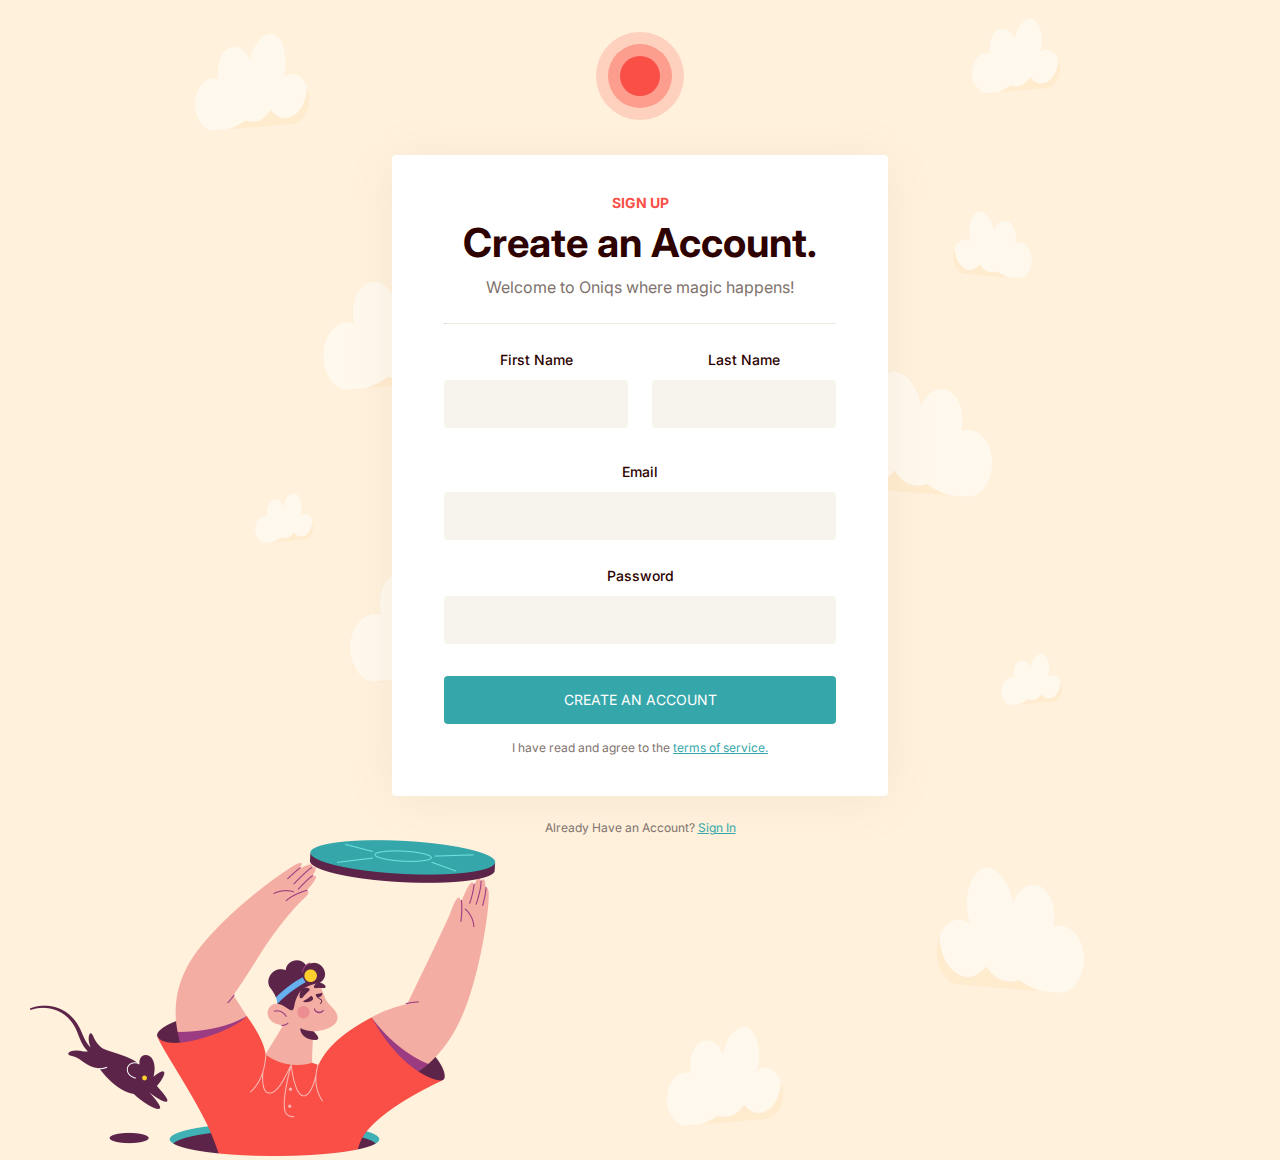
<file: index.html>
<!DOCTYPE html>
<html lang="en">

<head>
    <meta charset="UTF-8">
    <meta http-equiv="X-UA-Compatible" content="IE=edge">
    <meta name="viewport" content="width=device-width, initial-scale=1.0">
    <title>Simple Figma to Website Project Sign Up Page</title>
    <link rel="stylesheet" href="styles/styles.css">

    <!-- RESOURCES -->
    <!-- YOUTUBE FIGMA BUILD: https://www.youtube.com/watch?v=ZYHIhcAWudg -->
    <!-- YOUTUBE HTML BUILD: https://www.youtube.com/watch?v=aBLNtzhiYpo&t=0s -->
    <!-- YOUTUBE CSSS BUILD: https://www.youtube.com/watch?v=BeuWkJHNMBM -->
</head>

<body>
    <main class="main-body">
        <div class="main-container background-sign-up">
            <header class="header text-center">
                <img src="assets/images/Logo.svg" alt="Logo">
            </header>
            <div class="form-container text-center">
                <div class="form__top">
                    <h6 class="form__tagline">Sign Up</h6>
                    <h1 class="form__heading__one">Create an Account.</h1>
                    <p class="form__body__text__one">Welcome to Oniqs where magic happens!</p>
                </div>

                <hr>
                <form action="">
                    <div class="form__inline">
                        <div class="form__control"> <label for="first-name" class="form__label">First Name</label>
                            <input type="text" id="first-name" class="form__input"></div>
                        <div class="form__control">
                            <label for="last-name" class="form__label">Last Name</label>
                            <input type="text" id="last-name" class="form__input">
                        </div>
                    </div>
                    <div class="form__control">
                        <label for="email" class="form__label">Email</label>
                        <input type="email" id="email" class="form__input">
                    </div>
                    <div class="form__control">
                        <label for="password" class="form__label">Password</label>
                        <input type="password" id="password" class="form__input">
                    </div>
                    <button class="btn btn-primary">Create an Account</button>
                    <p class="form__body__text__two text-light text-center">I have read and agree to the <a href="#">terms of service.</a></p>
                </form>
            </div>
            <div class="account-select">
                <p class="form__body__text__two text-light text-center"> Already Have an Account? <a href="sign-in.html">Sign In</a></p>
            </div>
            <img src="assets/images/sign-up.png" class="illistration-sign-up" alt="Sammy points to sign-up">

        </div>
    </main>
</body>

</html>
</file>
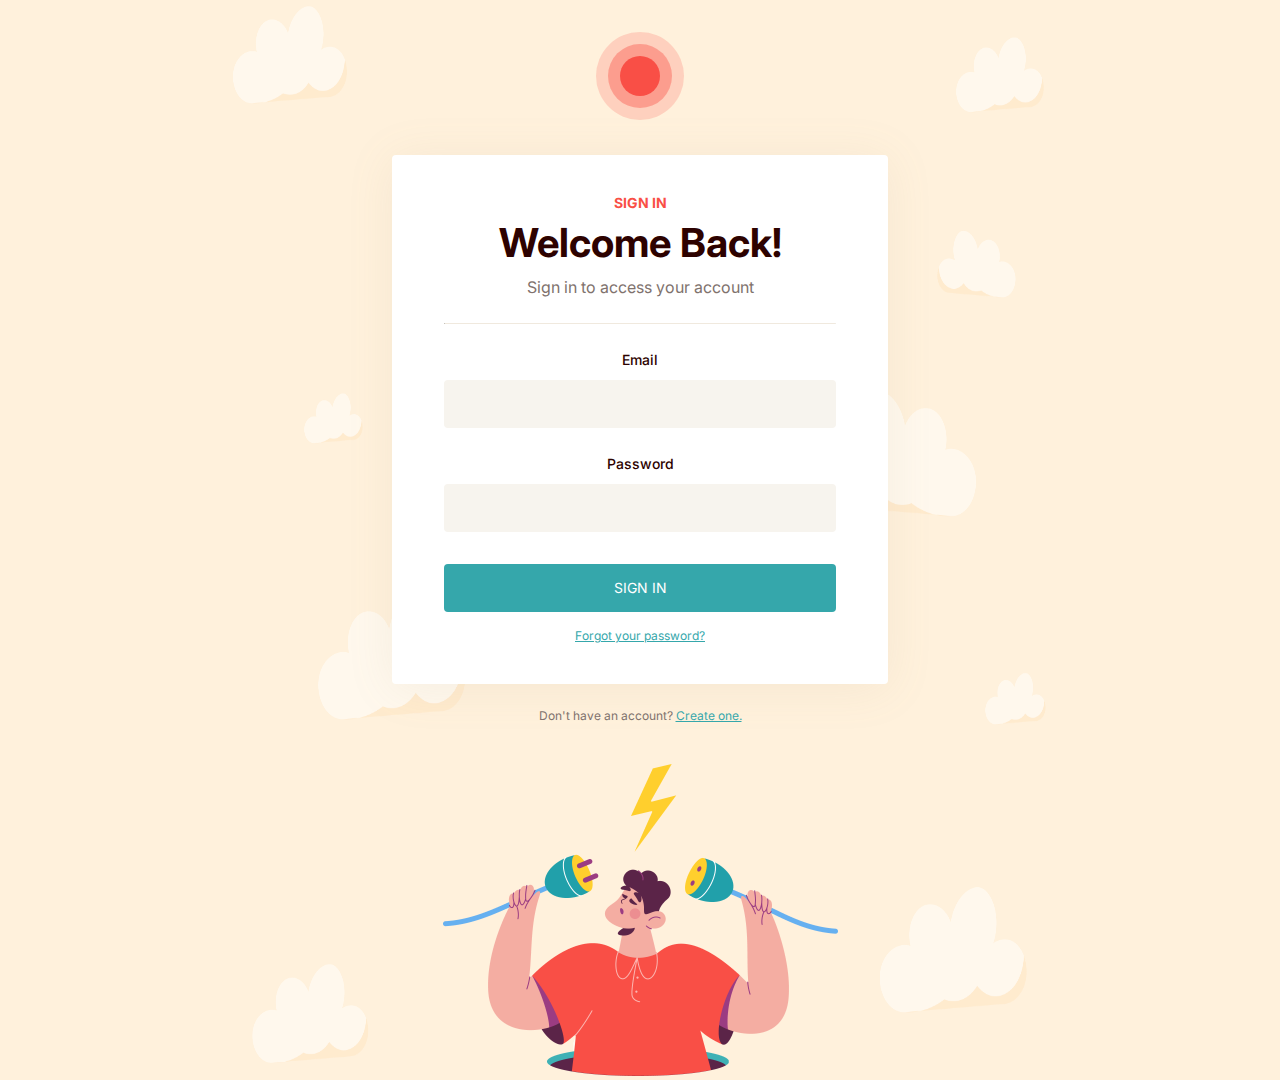
<file: sign-in.html>
<!DOCTYPE html>
<html lang="en">

<head>
    <meta charset="UTF-8">
    <meta http-equiv="X-UA-Compatible" content="IE=edge">
    <meta name="viewport" content="width=device-width, initial-scale=1.0">
    <title>Simple Figma to Website Project Sign In Page</title>
    <link rel="stylesheet" href="styles/styles.css">

</head>

<body>
    <main class="main-body">
        <div class="main-container background-sign-in">
            <header class="header text-center">
                <img src="assets/images/Logo.svg" alt="Logo">
            </header>
            <div class="form-container text-center">
                <div class="form__top">
                    <h6 class="form__tagline">Sign In</h6>
                    <h1 class="form__heading__one">Welcome Back!</h1>
                    <p class="form__body__text__one">Sign in to access your account</p>
                </div>

                <hr>
                <form action="">
                    <div class="form__control">
                        <label for="email" class="form__label">Email</label>
                        <input type="email" id="email" class="form__input">
                    </div>
                    <div class="form__control">
                        <label for="password" class="form__label">Password</label>
                        <input type="password" id="password" class="form__input">
                    </div>
                    <button class="btn btn-primary">Sign in</button>
                    <p class="form__body__text__two text-light text-center"><a href="#">Forgot your password?</a></p>
                </form>
            </div>
            <div class="account-select">
                <p class="form__body__text__two text-light text-center"> Don't have an account? <a href="index.html">Create one.</a></p>
            </div>
            <div class="text-center">
                <img src="assets/images/sign-in.png" class="illistration-sign-in" alt="Sammy points to sign-in">
            </div>

        </div>
    </main>
</body>

</html>
</file>
<file: styles/styles.css>
@import "/styles/resets.css";
@import url('https://fonts.googleapis.com/css2?family=Inter:wght@400;500;700&display=swap');

/*  GLOBAL VARIABLES  */

:root {
    /* --- TYPOGRAPHY --- */
    --font-family: 'Inter', sans-serif;
    /* --- COLOR PALETTE --- */
    --primary-red: #f94f46;
    --primary-teal: #35a7ab;
    --secondary-cream: #fff1dc;
    --neutral-black: #2d0200;
    --neutral-gray-dark: #80726d;
    --neutral-gray-med: #f0e9de;
    --neutral-gray-light: #f7f4ee;
    --neutral-white: #ffffff;
}


/*  GLOBAL STYLES  */

* {
    margin: 0;
    padding: 0;
    box-sizing: border-box;
}

body {
    font-family: var(--font-family);
    align-items: center;
    justify-content: center;
    font-size: 16px;
}

hr {
    border-top: 0;
    border-bottom: 1px solid var(--neutral-gray-med);
    margin: 1.5rem 0;
}

a {
    color: var(--primary-teal);
    transition: color 0.25s ease;
}

a:hover {
    color: var(--primary-red);
}


/*  COMPONENTS  */

.form__tagline {
    font-size: 0.875rem;
    font-weight: 700;
    line-height: 1rem;
    text-transform: uppercase;
    margin: 0 0 0.5rem 0;
    color: var(--primary-red);
}

.form__heading__one {
    font-size: 2.5rem;
    font-weight: 700;
    line-height: 3rem;
    margin: 0 0 0.5rem 0;
    color: var(--neutral-black);
}

.form__body__text__one {
    font-size: 1rem;
    font-weight: 400;
    line-height: 1.5rem;
    margin: 0;
    color: var(--neutral-gray-dark);
}

.form__body__text__two {
    font-size: 0.75rem;
    font-weight: 400;
    line-height: 1rem;
    color: var(--neutral-black);
}

.form__control {
    margin-bottom: 1.5rem;
}

.form__control:last-of-type {
    margin-bottom: 2rem;
}

.form__label {
    display: block;
    font-size: 0.875rem;
    font-weight: 500;
    line-height: 1.5rem;
    margin-bottom: 0.5rem;
    color: var(--neutral-black);
}

.form__input {
    width: 100%;
    border: none;
    border-radius: 4px;
    outline-color: var(--neutral-black);
    font-size: 1rem;
    font-weight: 400;
    line-height: 1.5rem;
    background-color: var(--neutral-gray-light);
    padding: 0.75rem 1.5rem;
}

.btn {
    width: 100%;
    border: none;
    border-radius: 4px;
    font-size: 0.875rem;
    font-weight: 400;
    line-height: 1.5rem;
    text-transform: uppercase;
    padding: 0.75rem 1rem;
    margin: 0 0 1rem 0;
    cursor: pointer;
}

.btn-primary {
    color: var(--neutral-white);
    background-color: var(--primary-teal);
    transition: background-color 0.25s ease;
}

.btn-primary:hover {
    background-color: var(--primary-red);
}


/*  HELPER CLASSES */

.text-center {
    text-align: center;
}

.text-light {
    color: var(--neutral-gray-dark);
}


/*  LAYOUTS  */

.main-body {
    height: 100%;
    background-color: var(--secondary-cream);
}

.main-container {
    max-width: 1224px;
    margin: 0 auto;
}

.header {
    padding: 2rem 0;
}

.form-container {
    max-width: 496px;
    margin: 0 auto;
    border-radius: 4px;
    box-shadow: 0px 4px 48px rgba(155, 144, 122, 0.1);
    padding: 2.5rem 3.25rem;
    background-color: var(--neutral-white);
}

.form__inline {
    display: flex;
}

.form__inline .form__control:first-of-type {
    margin-right: 1.5rem;
}

.account-select {
    margin-top: 1.5rem;
}

.illistration-sign-up,
.illistration-sign-in {
    max-width: 470px;
}

.illistration-sign-in {
    margin-top: 2rem;
}

.background-sign-up {
    background-image: url("../assets/images/background-sign-up.png");
    background-size: 70.14vw 129vh;
}

.background-sign-in {
    background-image: url("../assets/images/background-sign-in.png");
    background-size: 64.25vw 123.96vh;
}

.background-sign-up,
.background-sign-in {
    background-repeat: no-repeat;
    background-position: center center;
}
</file>
